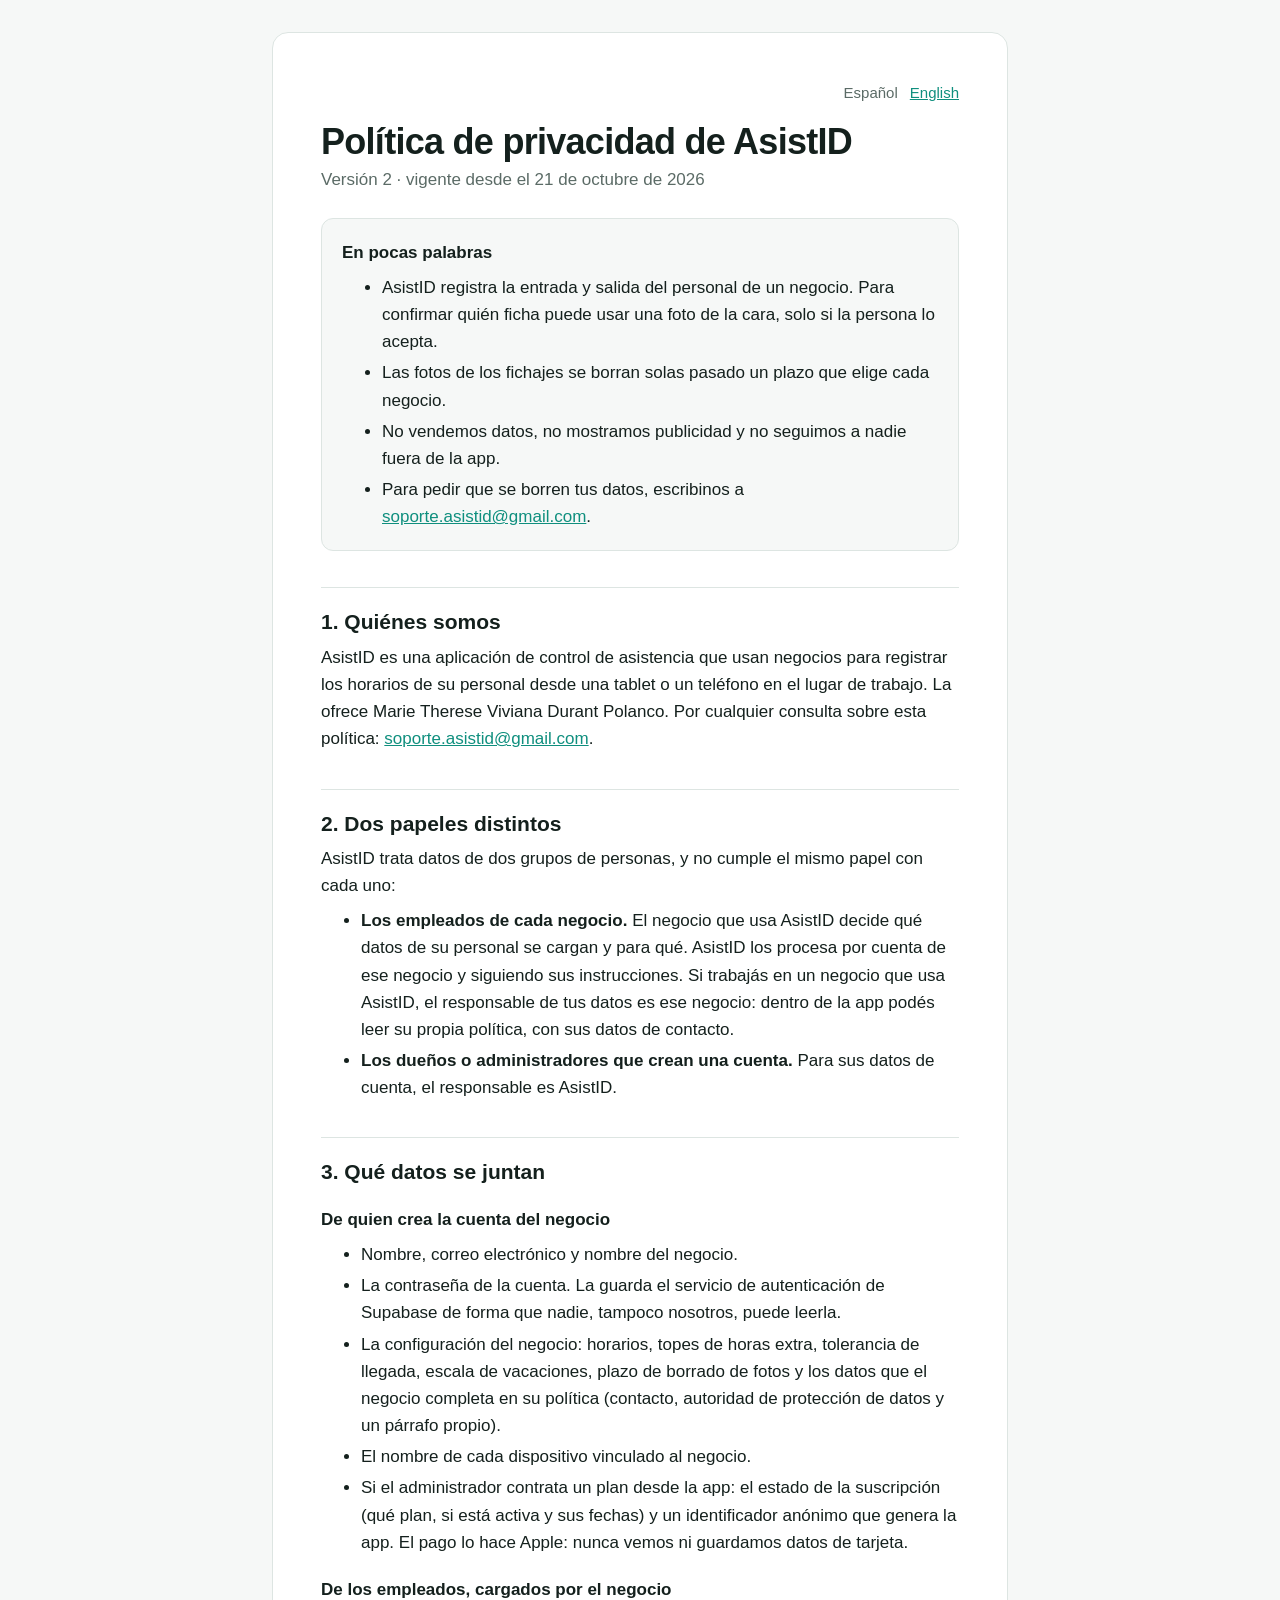
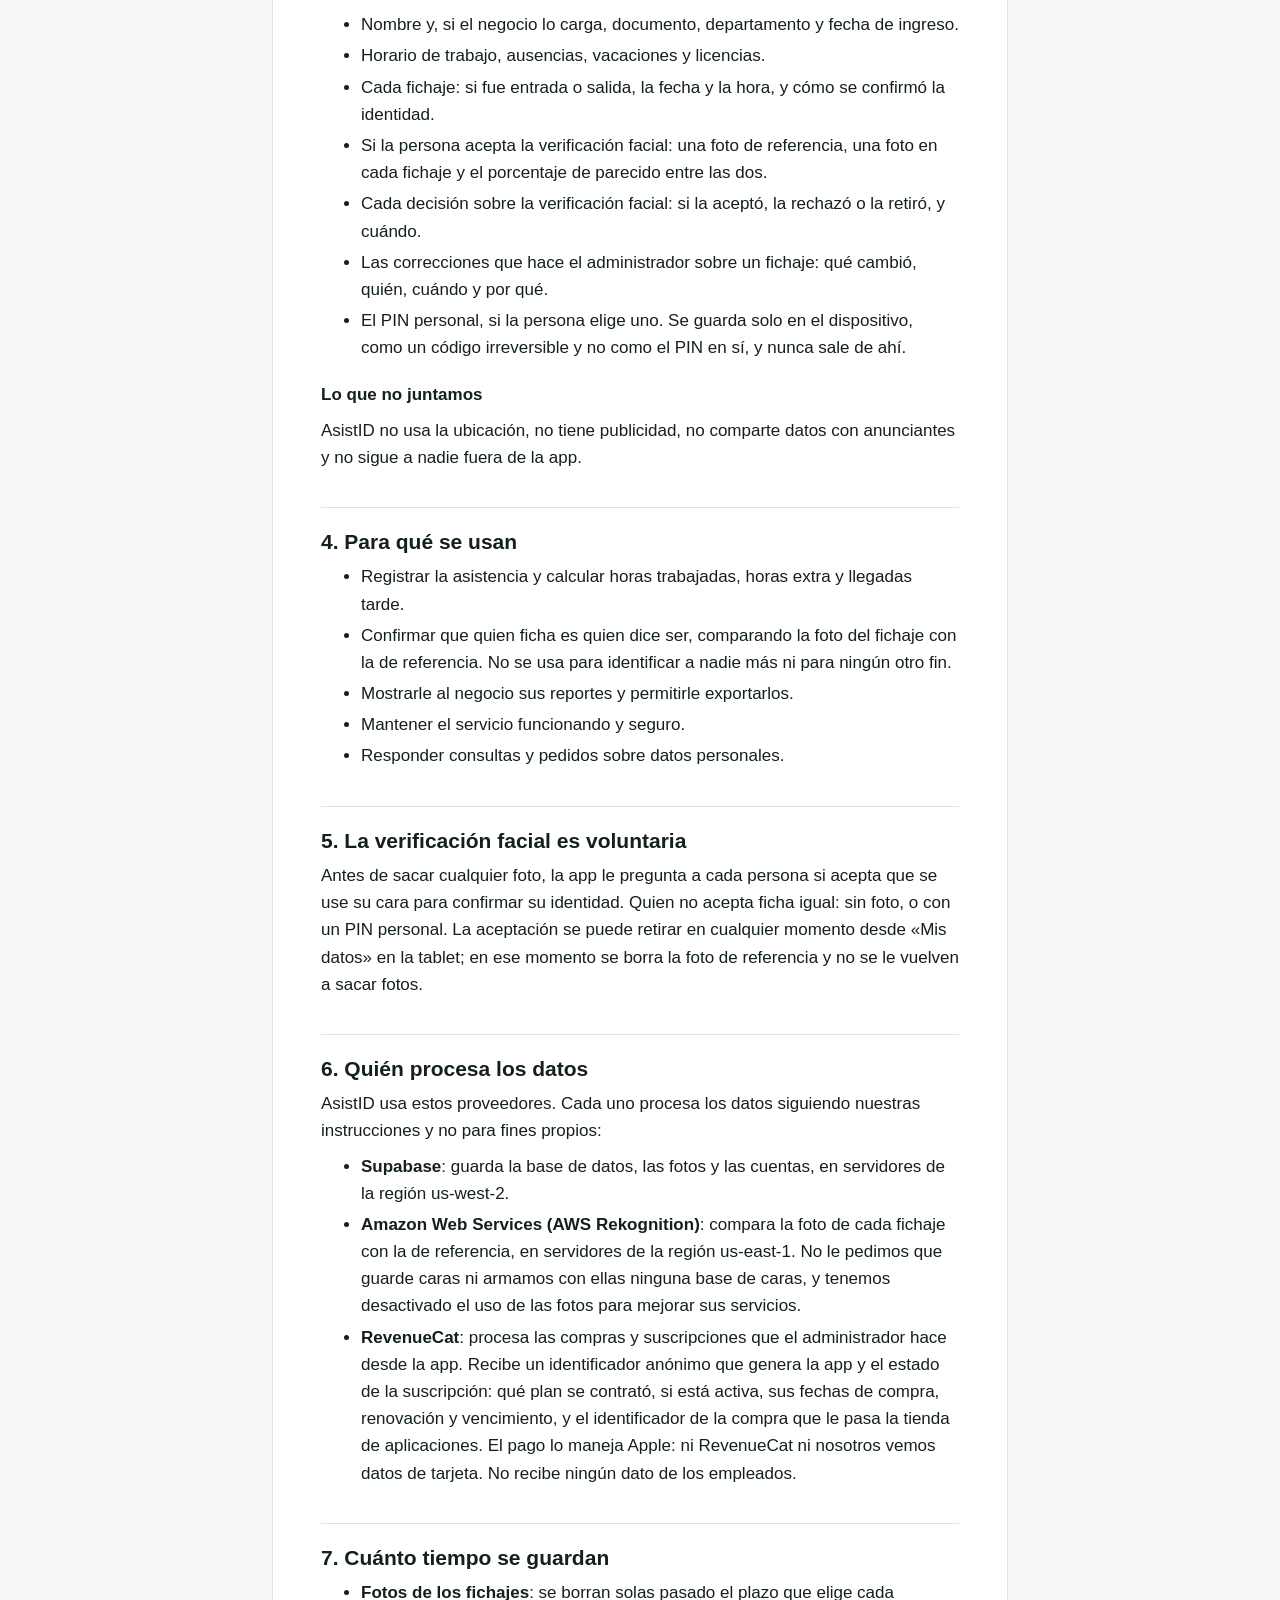
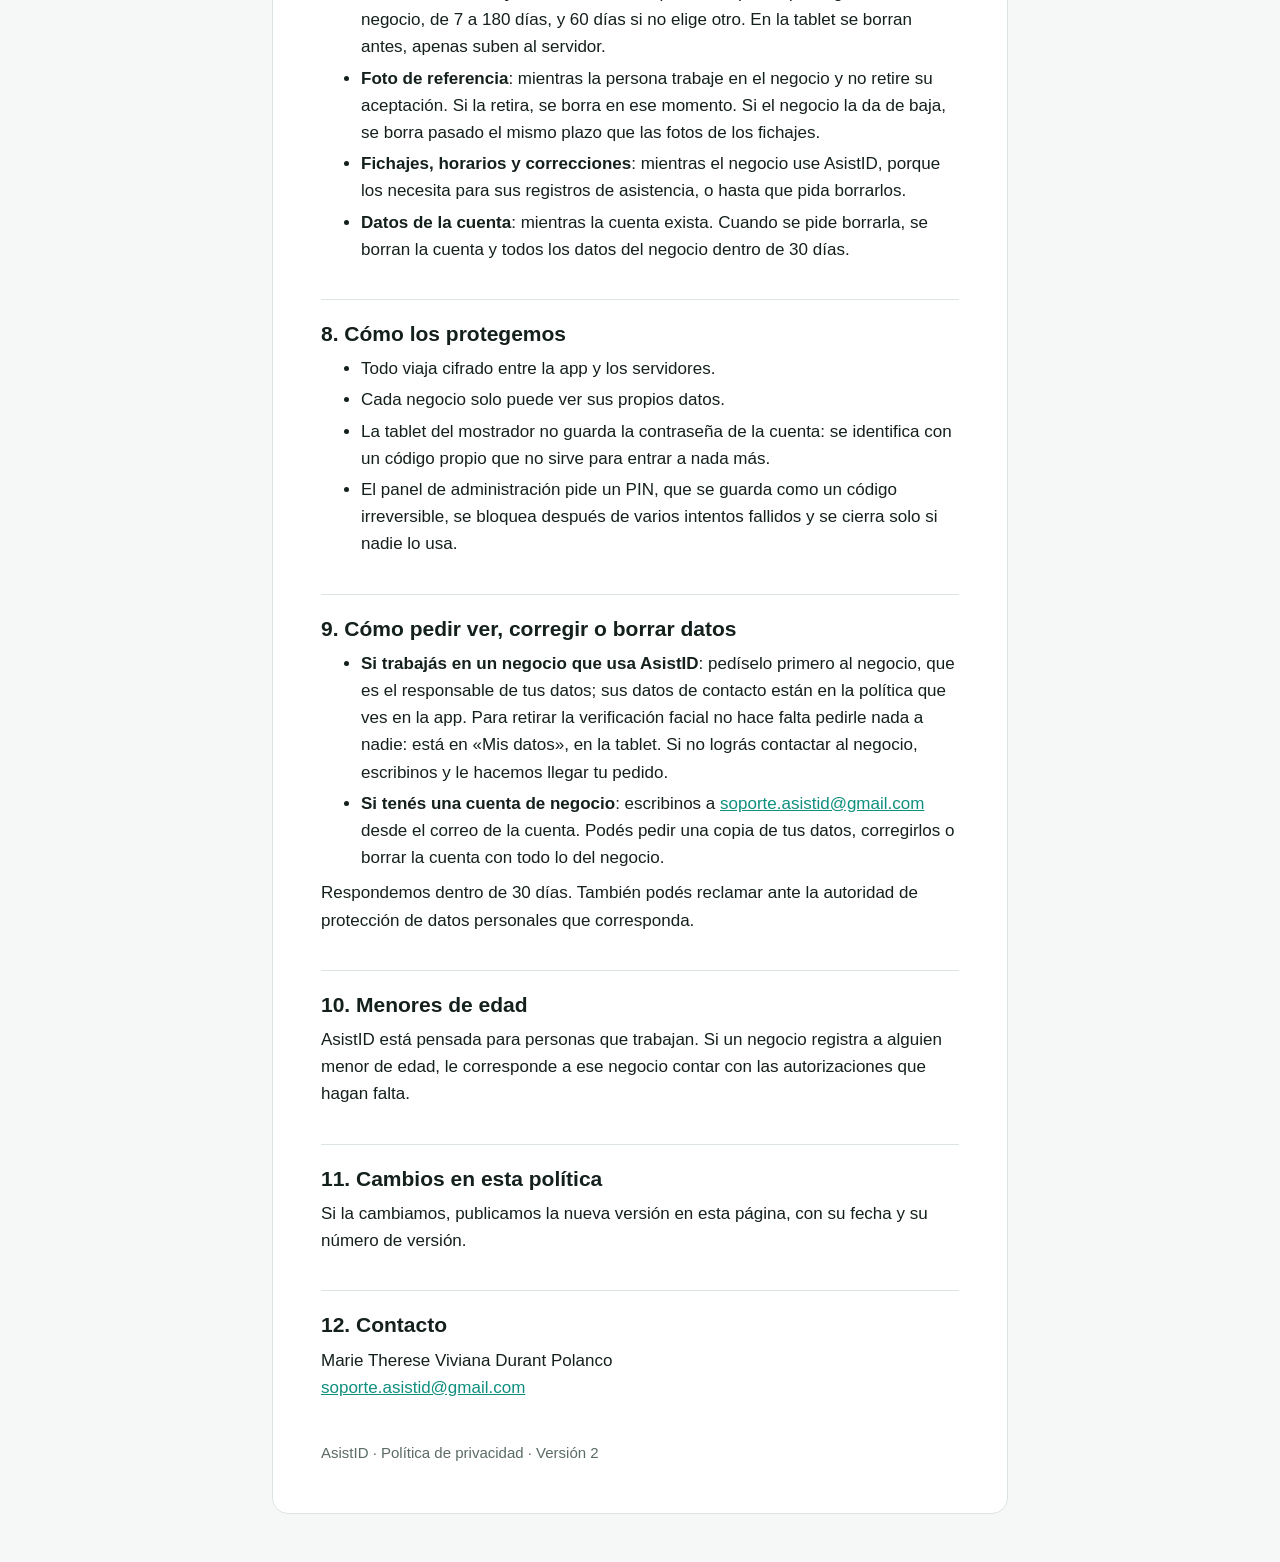
<file: index.html>
<!doctype html>
<html lang="es">
  <head>
    <meta charset="utf-8" />
    <meta name="viewport" content="width=device-width, initial-scale=1" />
    <title>Política de privacidad · AsistID</title>
    <meta
      name="description"
      content="Qué datos junta AsistID, para qué, quién los procesa, cuánto tiempo se guardan y cómo pedir que se borren."
    />
    <link rel="alternate" hreflang="en" href="en/" />
    <link rel="stylesheet" href="estilos.css" />
  </head>
  <body>
    <main class="hoja">
      <nav class="idioma" aria-label="Idioma">
        <a href="./" aria-current="page">Español</a>
        <a href="en/" hreflang="en" lang="en">English</a>
      </nav>

      <h1>Política de privacidad de AsistID</h1>
      <p class="vigencia">
        Versión 2 · vigente desde el 21 de octubre de 2026
      </p>

      <div class="resumen">
        <p><strong>En pocas palabras</strong></p>
        <ul>
          <li>
            AsistID registra la entrada y salida del personal de un negocio. Para confirmar quién
            ficha puede usar una foto de la cara, solo si la persona lo acepta.
          </li>
          <li>Las fotos de los fichajes se borran solas pasado un plazo que elige cada negocio.</li>
          <li>No vendemos datos, no mostramos publicidad y no seguimos a nadie fuera de la app.</li>
          <li>
            Para pedir que se borren tus datos, escribinos a
            <a href="mailto:soporte.asistid@gmail.com">soporte.asistid@gmail.com</a>.
          </li>
        </ul>
      </div>

      <h2>1. Quiénes somos</h2>
      <p>
        AsistID es una aplicación de control de asistencia que usan negocios para registrar los
        horarios de su personal desde una tablet o un teléfono en el lugar de trabajo. La ofrece
        Marie Therese Viviana Durant Polanco. Por
        cualquier consulta sobre esta política: <a href="mailto:soporte.asistid@gmail.com">soporte.asistid@gmail.com</a>.
      </p>

      <h2>2. Dos papeles distintos</h2>
      <p>AsistID trata datos de dos grupos de personas, y no cumple el mismo papel con cada uno:</p>
      <ul>
        <li>
          <strong>Los empleados de cada negocio.</strong> El negocio que usa AsistID decide qué datos
          de su personal se cargan y para qué. AsistID los procesa por cuenta de ese negocio y
          siguiendo sus instrucciones. Si trabajás en un negocio que usa AsistID, el responsable de
          tus datos es ese negocio: dentro de la app podés leer su propia política, con sus datos de
          contacto.
        </li>
        <li>
          <strong>Los dueños o administradores que crean una cuenta.</strong> Para sus datos de
          cuenta, el responsable es AsistID.
        </li>
      </ul>

      <h2>3. Qué datos se juntan</h2>

      <h3>De quien crea la cuenta del negocio</h3>
      <ul>
        <li>Nombre, correo electrónico y nombre del negocio.</li>
        <li>
          La contraseña de la cuenta. La guarda el servicio de autenticación de Supabase de forma
          que nadie, tampoco nosotros, puede leerla.
        </li>
        <li>
          La configuración del negocio: horarios, topes de horas extra, tolerancia de llegada,
          escala de vacaciones, plazo de borrado de fotos y los datos que el negocio completa en su
          política (contacto, autoridad de protección de datos y un párrafo propio).
        </li>
        <li>El nombre de cada dispositivo vinculado al negocio.</li>
        <li>
          Si el administrador contrata un plan desde la app: el estado de la suscripción (qué plan,
          si está activa y sus fechas) y un identificador anónimo que genera la app. El pago lo
          hace Apple: nunca vemos ni guardamos datos de tarjeta.
        </li>
      </ul>

      <h3>De los empleados, cargados por el negocio</h3>
      <ul>
        <li>Nombre y, si el negocio lo carga, documento, departamento y fecha de ingreso.</li>
        <li>Horario de trabajo, ausencias, vacaciones y licencias.</li>
        <li>
          Cada fichaje: si fue entrada o salida, la fecha y la hora, y cómo se confirmó la
          identidad.
        </li>
        <li>
          Si la persona acepta la verificación facial: una foto de referencia, una foto en cada
          fichaje y el porcentaje de parecido entre las dos.
        </li>
        <li>Cada decisión sobre la verificación facial: si la aceptó, la rechazó o la retiró, y cuándo.</li>
        <li>
          Las correcciones que hace el administrador sobre un fichaje: qué cambió, quién, cuándo y
          por qué.
        </li>
        <li>
          El PIN personal, si la persona elige uno. Se guarda solo en el dispositivo, como un código
          irreversible y no como el PIN en sí, y nunca sale de ahí.
        </li>
      </ul>

      <h3>Lo que no juntamos</h3>
      <p>
        AsistID no usa la ubicación, no tiene publicidad, no comparte datos con anunciantes y no
        sigue a nadie fuera de la app.
      </p>

      <h2>4. Para qué se usan</h2>
      <ul>
        <li>Registrar la asistencia y calcular horas trabajadas, horas extra y llegadas tarde.</li>
        <li>
          Confirmar que quien ficha es quien dice ser, comparando la foto del fichaje con la de
          referencia. No se usa para identificar a nadie más ni para ningún otro fin.
        </li>
        <li>Mostrarle al negocio sus reportes y permitirle exportarlos.</li>
        <li>Mantener el servicio funcionando y seguro.</li>
        <li>Responder consultas y pedidos sobre datos personales.</li>
      </ul>

      <h2>5. La verificación facial es voluntaria</h2>
      <p>
        Antes de sacar cualquier foto, la app le pregunta a cada persona si acepta que se use su
        cara para confirmar su identidad. Quien no acepta ficha igual: sin foto, o con un PIN
        personal. La aceptación se puede retirar en cualquier momento desde «Mis datos» en la
        tablet; en ese momento se borra la foto de referencia y no se le vuelven a sacar fotos.
      </p>

      <h2>6. Quién procesa los datos</h2>
      <p>
        AsistID usa estos proveedores. Cada uno procesa los datos siguiendo nuestras instrucciones y
        no para fines propios:
      </p>
      <ul>
        <li>
          <strong>Supabase</strong>: guarda la base de datos, las fotos y las cuentas, en servidores
          de la región us-west-2.
        </li>
        <li>
          <strong>Amazon Web Services (AWS Rekognition)</strong>: compara la foto de cada fichaje con
          la de referencia, en servidores de la región us-east-1. No le pedimos que guarde caras ni
          armamos con ellas ninguna base de caras, y tenemos desactivado el uso de las fotos para
          mejorar sus servicios.
        </li>
        <li>
          <strong>RevenueCat</strong>: procesa las compras y suscripciones que el administrador hace
          desde la app. Recibe un identificador anónimo que genera la app y el estado de la
          suscripción: qué plan se contrató, si está activa, sus fechas de compra, renovación y
          vencimiento, y el identificador de la compra que le pasa la tienda de aplicaciones. El
          pago lo maneja Apple: ni RevenueCat ni nosotros vemos datos de tarjeta. No recibe ningún
          dato de los empleados.
        </li>
      </ul>

      <h2>7. Cuánto tiempo se guardan</h2>
      <ul>
        <li>
          <strong>Fotos de los fichajes</strong>: se borran solas pasado el plazo que elige cada
          negocio, de 7 a 180 días, y 60 días si no elige otro. En la tablet se borran antes, apenas
          suben al servidor.
        </li>
        <li>
          <strong>Foto de referencia</strong>: mientras la persona trabaje en el negocio y no retire
          su aceptación. Si la retira, se borra en ese momento. Si el negocio la da de baja, se
          borra pasado el mismo plazo que las fotos de los fichajes.
        </li>
        <li>
          <strong>Fichajes, horarios y correcciones</strong>: mientras el negocio use AsistID, porque
          los necesita para sus registros de asistencia, o hasta que pida borrarlos.
        </li>
        <li>
          <strong>Datos de la cuenta</strong>: mientras la cuenta exista. Cuando se pide borrarla, se
          borran la cuenta y todos los datos del negocio dentro de
          30 días.
        </li>
      </ul>

      <h2>8. Cómo los protegemos</h2>
      <ul>
        <li>Todo viaja cifrado entre la app y los servidores.</li>
        <li>Cada negocio solo puede ver sus propios datos.</li>
        <li>
          La tablet del mostrador no guarda la contraseña de la cuenta: se identifica con un código
          propio que no sirve para entrar a nada más.
        </li>
        <li>
          El panel de administración pide un PIN, que se guarda como un código irreversible, se
          bloquea después de varios intentos fallidos y se cierra solo si nadie lo usa.
        </li>
      </ul>

      <h2>9. Cómo pedir ver, corregir o borrar datos</h2>
      <ul>
        <li>
          <strong>Si trabajás en un negocio que usa AsistID</strong>: pedíselo primero al negocio,
          que es el responsable de tus datos; sus datos de contacto están en la política que ves en
          la app. Para retirar la verificación facial no hace falta pedirle nada a nadie: está en
          «Mis datos», en la tablet. Si no lográs contactar al negocio, escribinos y le hacemos
          llegar tu pedido.
        </li>
        <li>
          <strong>Si tenés una cuenta de negocio</strong>: escribinos a
          <a href="mailto:soporte.asistid@gmail.com">soporte.asistid@gmail.com</a> desde el correo de la cuenta. Podés
          pedir una copia de tus datos, corregirlos o borrar la cuenta con todo lo del negocio.
        </li>
      </ul>
      <p>
        Respondemos dentro de 30 días. También podés reclamar
        ante la autoridad de protección de datos personales que corresponda.
      </p>

      <h2>10. Menores de edad</h2>
      <p>
        AsistID está pensada para personas que trabajan. Si un negocio registra a alguien menor de
        edad, le corresponde a ese negocio contar con las autorizaciones que hagan falta.
      </p>

      <h2>11. Cambios en esta política</h2>
      <p>
        Si la cambiamos, publicamos la nueva versión en esta página, con su fecha y su número de
        versión.
      </p>

      <h2>12. Contacto</h2>
      <p>
        Marie Therese Viviana Durant Polanco<br />
        <a href="mailto:soporte.asistid@gmail.com">soporte.asistid@gmail.com</a>
      </p>

      <footer>AsistID · Política de privacidad · Versión 2</footer>
    </main>
  </body>
</html>
</file>
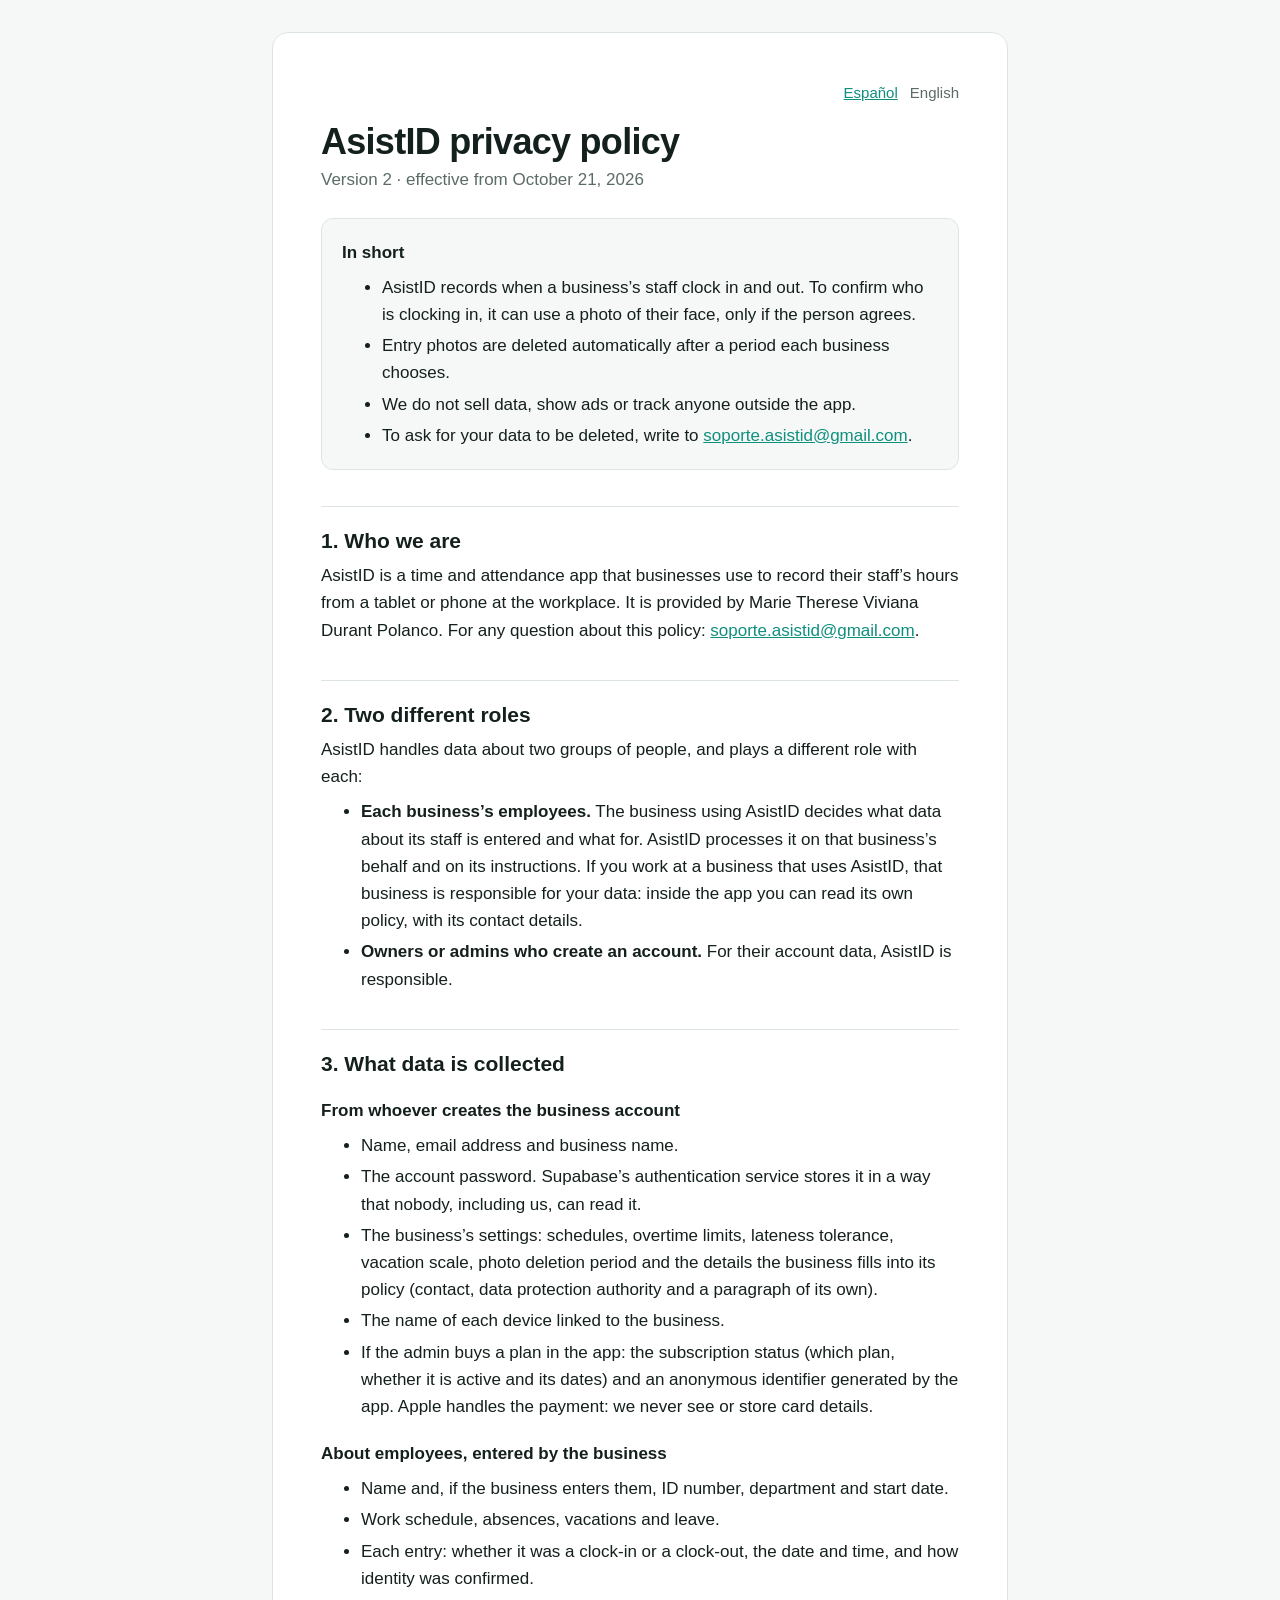
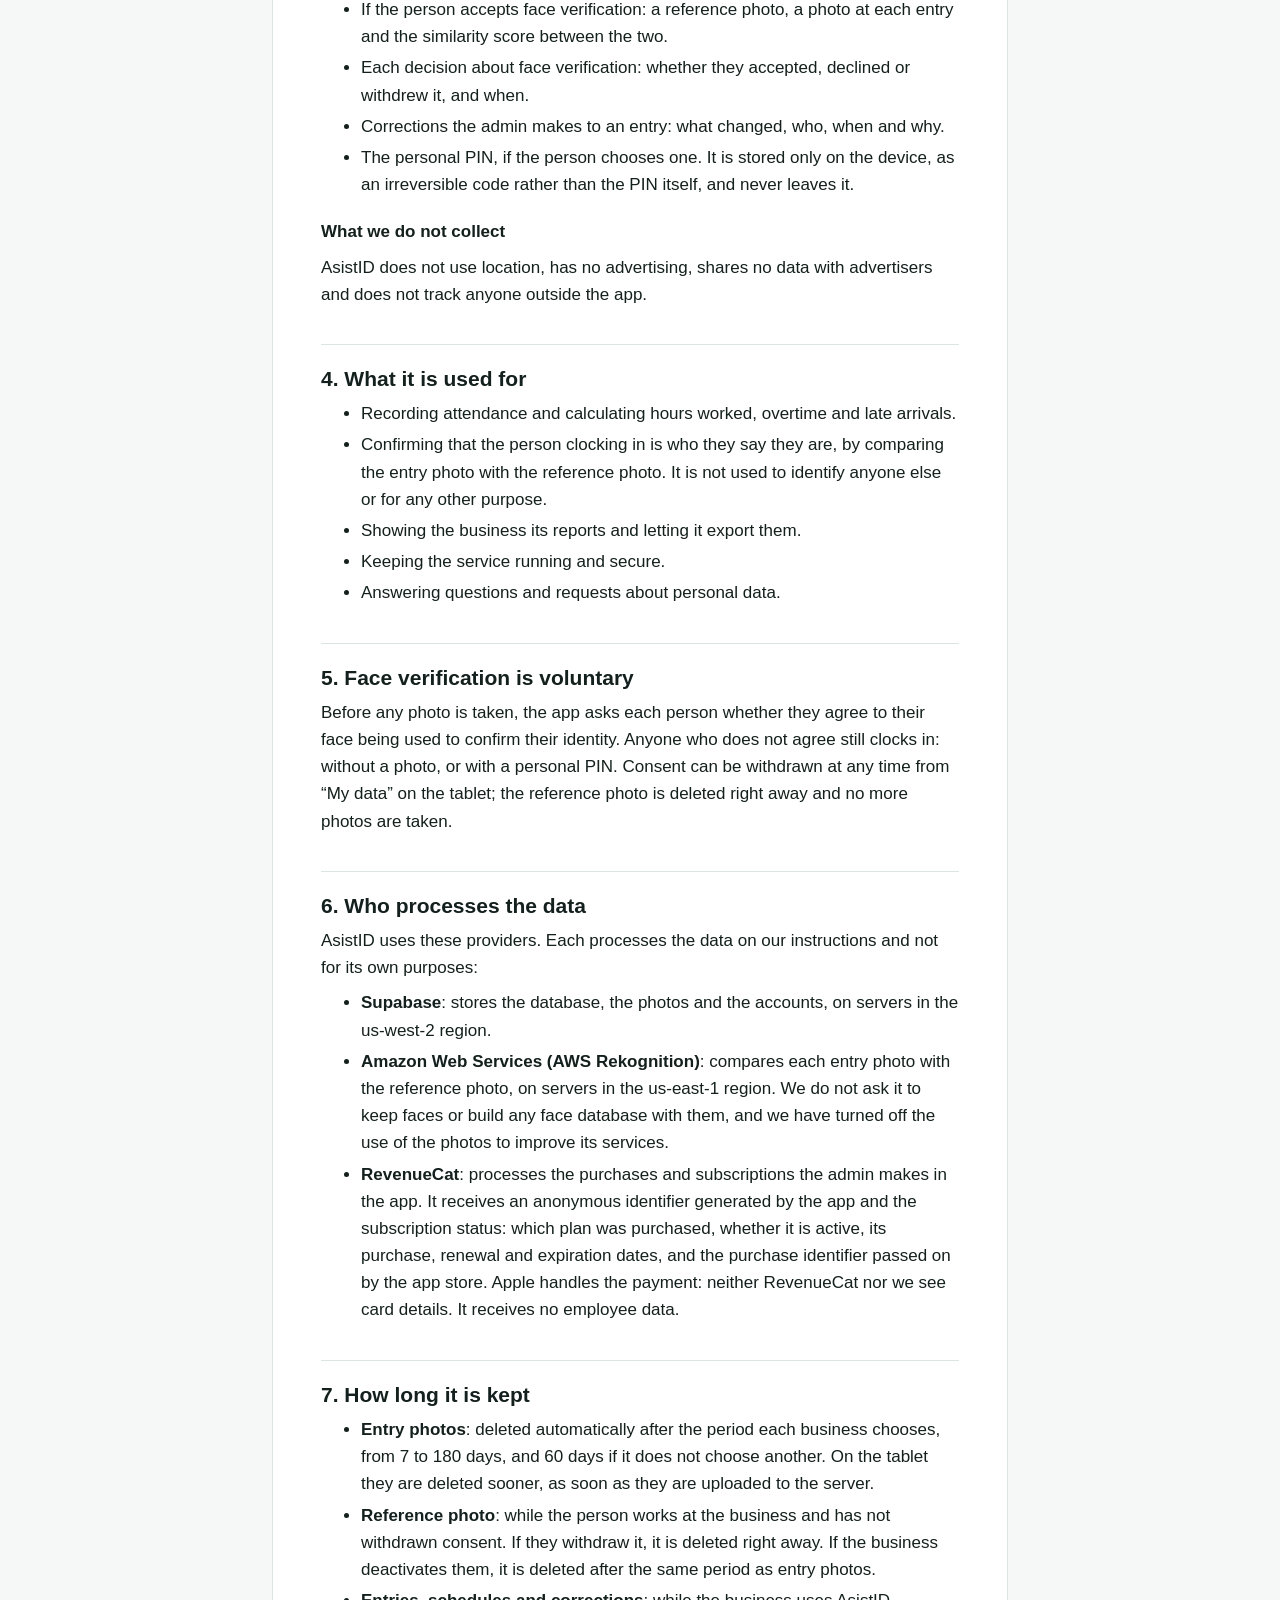
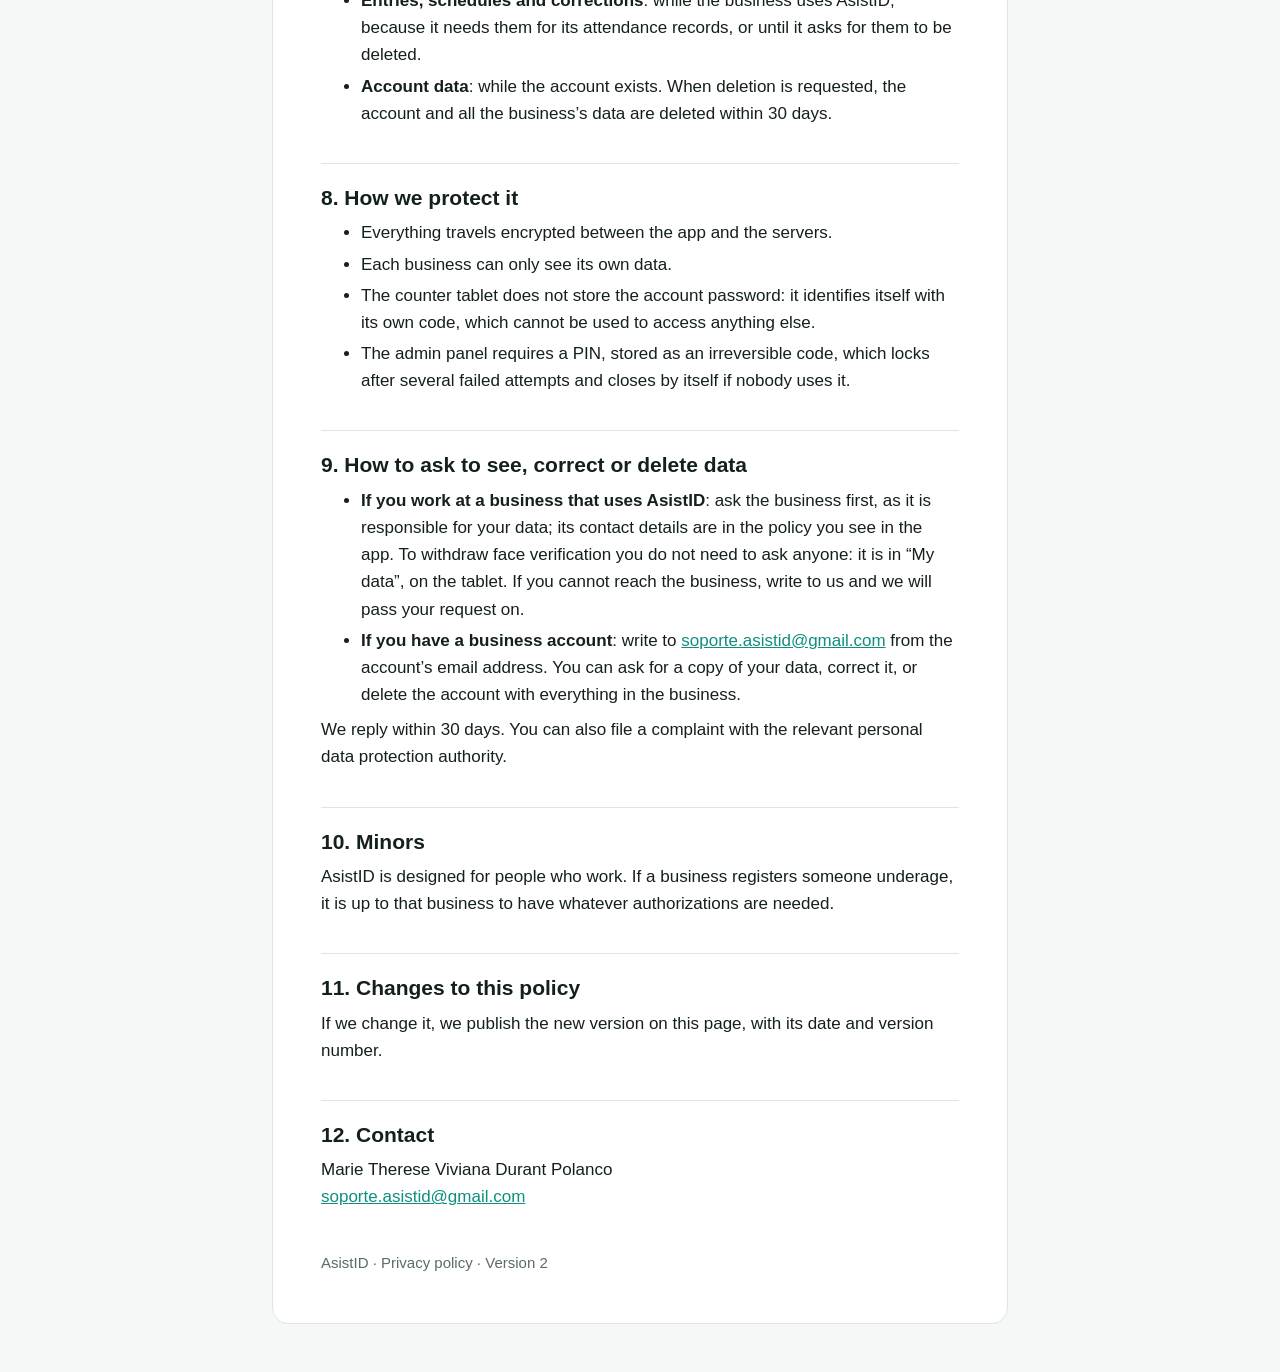
<file: en/index.html>
<!doctype html>
<html lang="en">
  <head>
    <meta charset="utf-8" />
    <meta name="viewport" content="width=device-width, initial-scale=1" />
    <title>Privacy policy · AsistID</title>
    <meta
      name="description"
      content="What data AsistID collects, what for, who processes it, how long it is kept and how to ask for it to be deleted."
    />
    <link rel="alternate" hreflang="es" href="../" />
    <link rel="stylesheet" href="../estilos.css" />
  </head>
  <body>
    <main class="hoja">
      <nav class="idioma" aria-label="Language">
        <a href="../" hreflang="es" lang="es">Español</a>
        <a href="./" aria-current="page">English</a>
      </nav>

      <h1>AsistID privacy policy</h1>
      <p class="vigencia">
        Version 2 · effective from October 21, 2026
      </p>

      <div class="resumen">
        <p><strong>In short</strong></p>
        <ul>
          <li>
            AsistID records when a business’s staff clock in and out. To confirm who is clocking in,
            it can use a photo of their face, only if the person agrees.
          </li>
          <li>Entry photos are deleted automatically after a period each business chooses.</li>
          <li>We do not sell data, show ads or track anyone outside the app.</li>
          <li>
            To ask for your data to be deleted, write to
            <a href="mailto:soporte.asistid@gmail.com">soporte.asistid@gmail.com</a>.
          </li>
        </ul>
      </div>

      <h2>1. Who we are</h2>
      <p>
        AsistID is a time and attendance app that businesses use to record their staff’s hours from
        a tablet or phone at the workplace. It is provided by
        Marie Therese Viviana Durant Polanco. For
        any question about this policy: <a href="mailto:soporte.asistid@gmail.com">soporte.asistid@gmail.com</a>.
      </p>

      <h2>2. Two different roles</h2>
      <p>AsistID handles data about two groups of people, and plays a different role with each:</p>
      <ul>
        <li>
          <strong>Each business’s employees.</strong> The business using AsistID decides what data
          about its staff is entered and what for. AsistID processes it on that business’s behalf
          and on its instructions. If you work at a business that uses AsistID, that business is
          responsible for your data: inside the app you can read its own policy, with its contact
          details.
        </li>
        <li>
          <strong>Owners or admins who create an account.</strong> For their account data, AsistID
          is responsible.
        </li>
      </ul>

      <h2>3. What data is collected</h2>

      <h3>From whoever creates the business account</h3>
      <ul>
        <li>Name, email address and business name.</li>
        <li>
          The account password. Supabase’s authentication service stores it in a way that nobody,
          including us, can read it.
        </li>
        <li>
          The business’s settings: schedules, overtime limits, lateness tolerance, vacation scale,
          photo deletion period and the details the business fills into its policy (contact, data
          protection authority and a paragraph of its own).
        </li>
        <li>The name of each device linked to the business.</li>
        <li>
          If the admin buys a plan in the app: the subscription status (which plan, whether it is
          active and its dates) and an anonymous identifier generated by the app. Apple handles the
          payment: we never see or store card details.
        </li>
      </ul>

      <h3>About employees, entered by the business</h3>
      <ul>
        <li>Name and, if the business enters them, ID number, department and start date.</li>
        <li>Work schedule, absences, vacations and leave.</li>
        <li>Each entry: whether it was a clock-in or a clock-out, the date and time, and how identity was confirmed.</li>
        <li>
          If the person accepts face verification: a reference photo, a photo at each entry and the
          similarity score between the two.
        </li>
        <li>Each decision about face verification: whether they accepted, declined or withdrew it, and when.</li>
        <li>Corrections the admin makes to an entry: what changed, who, when and why.</li>
        <li>
          The personal PIN, if the person chooses one. It is stored only on the device, as an
          irreversible code rather than the PIN itself, and never leaves it.
        </li>
      </ul>

      <h3>What we do not collect</h3>
      <p>
        AsistID does not use location, has no advertising, shares no data with advertisers and does
        not track anyone outside the app.
      </p>

      <h2>4. What it is used for</h2>
      <ul>
        <li>Recording attendance and calculating hours worked, overtime and late arrivals.</li>
        <li>
          Confirming that the person clocking in is who they say they are, by comparing the entry
          photo with the reference photo. It is not used to identify anyone else or for any other
          purpose.
        </li>
        <li>Showing the business its reports and letting it export them.</li>
        <li>Keeping the service running and secure.</li>
        <li>Answering questions and requests about personal data.</li>
      </ul>

      <h2>5. Face verification is voluntary</h2>
      <p>
        Before any photo is taken, the app asks each person whether they agree to their face being
        used to confirm their identity. Anyone who does not agree still clocks in: without a photo,
        or with a personal PIN. Consent can be withdrawn at any time from “My data” on the tablet;
        the reference photo is deleted right away and no more photos are taken.
      </p>

      <h2>6. Who processes the data</h2>
      <p>
        AsistID uses these providers. Each processes the data on our instructions and not for its
        own purposes:
      </p>
      <ul>
        <li>
          <strong>Supabase</strong>: stores the database, the photos and the accounts, on servers in
          the us-west-2 region.
        </li>
        <li>
          <strong>Amazon Web Services (AWS Rekognition)</strong>: compares each entry photo with the
          reference photo, on servers in the us-east-1 region. We do not ask it to keep faces or
          build any face database with them, and we have turned off the use of the photos to
          improve its services.
        </li>
        <li>
          <strong>RevenueCat</strong>: processes the purchases and subscriptions the admin makes in
          the app. It receives an anonymous identifier generated by the app and the subscription
          status: which plan was purchased, whether it is active, its purchase, renewal and
          expiration dates, and the purchase identifier passed on by the app store. Apple handles
          the payment: neither RevenueCat nor we see card details. It receives no employee data.
        </li>
      </ul>

      <h2>7. How long it is kept</h2>
      <ul>
        <li>
          <strong>Entry photos</strong>: deleted automatically after the period each business
          chooses, from 7 to 180 days, and 60 days if it does not choose another. On the tablet they
          are deleted sooner, as soon as they are uploaded to the server.
        </li>
        <li>
          <strong>Reference photo</strong>: while the person works at the business and has not
          withdrawn consent. If they withdraw it, it is deleted right away. If the business
          deactivates them, it is deleted after the same period as entry photos.
        </li>
        <li>
          <strong>Entries, schedules and corrections</strong>: while the business uses AsistID,
          because it needs them for its attendance records, or until it asks for them to be deleted.
        </li>
        <li>
          <strong>Account data</strong>: while the account exists. When deletion is requested, the
          account and all the business’s data are deleted within
          30 days.
        </li>
      </ul>

      <h2>8. How we protect it</h2>
      <ul>
        <li>Everything travels encrypted between the app and the servers.</li>
        <li>Each business can only see its own data.</li>
        <li>
          The counter tablet does not store the account password: it identifies itself with its own
          code, which cannot be used to access anything else.
        </li>
        <li>
          The admin panel requires a PIN, stored as an irreversible code, which locks after several
          failed attempts and closes by itself if nobody uses it.
        </li>
      </ul>

      <h2>9. How to ask to see, correct or delete data</h2>
      <ul>
        <li>
          <strong>If you work at a business that uses AsistID</strong>: ask the business first, as it
          is responsible for your data; its contact details are in the policy you see in the app. To
          withdraw face verification you do not need to ask anyone: it is in “My data”, on the
          tablet. If you cannot reach the business, write to us and we will pass your request on.
        </li>
        <li>
          <strong>If you have a business account</strong>: write to
          <a href="mailto:soporte.asistid@gmail.com">soporte.asistid@gmail.com</a> from the account’s email address. You can
          ask for a copy of your data, correct it, or delete the account with everything in the
          business.
        </li>
      </ul>
      <p>
        We reply within 30 days. You can also file a complaint
        with the relevant personal data protection authority.
      </p>

      <h2>10. Minors</h2>
      <p>
        AsistID is designed for people who work. If a business registers someone underage, it is up
        to that business to have whatever authorizations are needed.
      </p>

      <h2>11. Changes to this policy</h2>
      <p>
        If we change it, we publish the new version on this page, with its date and version number.
      </p>

      <h2>12. Contact</h2>
      <p>
        Marie Therese Viviana Durant Polanco<br />
        <a href="mailto:soporte.asistid@gmail.com">soporte.asistid@gmail.com</a>
      </p>

      <footer>AsistID · Privacy policy · Version 2</footer>
    </main>
  </body>
</html>
</file>
<file: estilos.css>
/* Política de privacidad de AsistID. Sin fuentes, scripts ni recursos
   externos: una página de privacidad no tiene por qué avisarle a nadie
   quién la está leyendo. */

:root {
  color-scheme: light;
  --fondo: #f6f8f7;
  --hoja: #ffffff;
  --texto: #14201d;
  --suave: #5b6b66;
  --borde: #dde5e2;
  --acento: #0f8f7e;
  --marca-fondo: #fff4c2;
  --marca-texto: #5a4500;
}

@media (prefers-color-scheme: dark) {
  :root {
    color-scheme: dark;
    --fondo: #0d1413;
    --hoja: #141e1c;
    --texto: #e7efec;
    --suave: #9fb1ab;
    --borde: #26332f;
    --acento: #4fd1bd;
    --marca-fondo: #4a3d00;
    --marca-texto: #ffe58a;
  }
}

* {
  box-sizing: border-box;
}

body {
  margin: 0;
  background: var(--fondo);
  color: var(--texto);
  font: 17px/1.6 -apple-system, BlinkMacSystemFont, 'Segoe UI', Roboto, 'Helvetica Neue', Arial,
    sans-serif;
  padding-inline: 16px;
}

.hoja {
  max-width: 46rem;
  margin: 32px auto 48px;
  background: var(--hoja);
  border: 1px solid var(--borde);
  border-radius: 16px;
  padding: clamp(20px, 5vw, 48px);
}

.idioma {
  display: flex;
  justify-content: flex-end;
  gap: 12px;
  font-size: 15px;
}

.idioma a,
a {
  color: var(--acento);
}

.idioma [aria-current='page'] {
  color: var(--suave);
  text-decoration: none;
  pointer-events: none;
}

h1 {
  font-size: clamp(28px, 6vw, 36px);
  line-height: 1.15;
  letter-spacing: -0.02em;
  margin: 16px 0 4px;
}

.vigencia {
  color: var(--suave);
  margin: 0 0 24px;
}

h2 {
  font-size: 21px;
  line-height: 1.3;
  margin: 36px 0 8px;
  padding-top: 20px;
  border-top: 1px solid var(--borde);
}

h3 {
  font-size: 17px;
  margin: 20px 0 4px;
}

p,
ul {
  margin: 8px 0;
}

li {
  margin: 4px 0;
}

/* Lo que falta completar antes de publicar: que se vea de lejos. */
.completar {
  background: var(--marca-fondo);
  color: var(--marca-texto);
  border-radius: 4px;
  padding: 0 4px;
}

.resumen {
  background: var(--fondo);
  border: 1px solid var(--borde);
  border-radius: 12px;
  padding: 12px 20px;
}

footer {
  color: var(--suave);
  font-size: 15px;
  margin-top: 40px;
}
</file>
